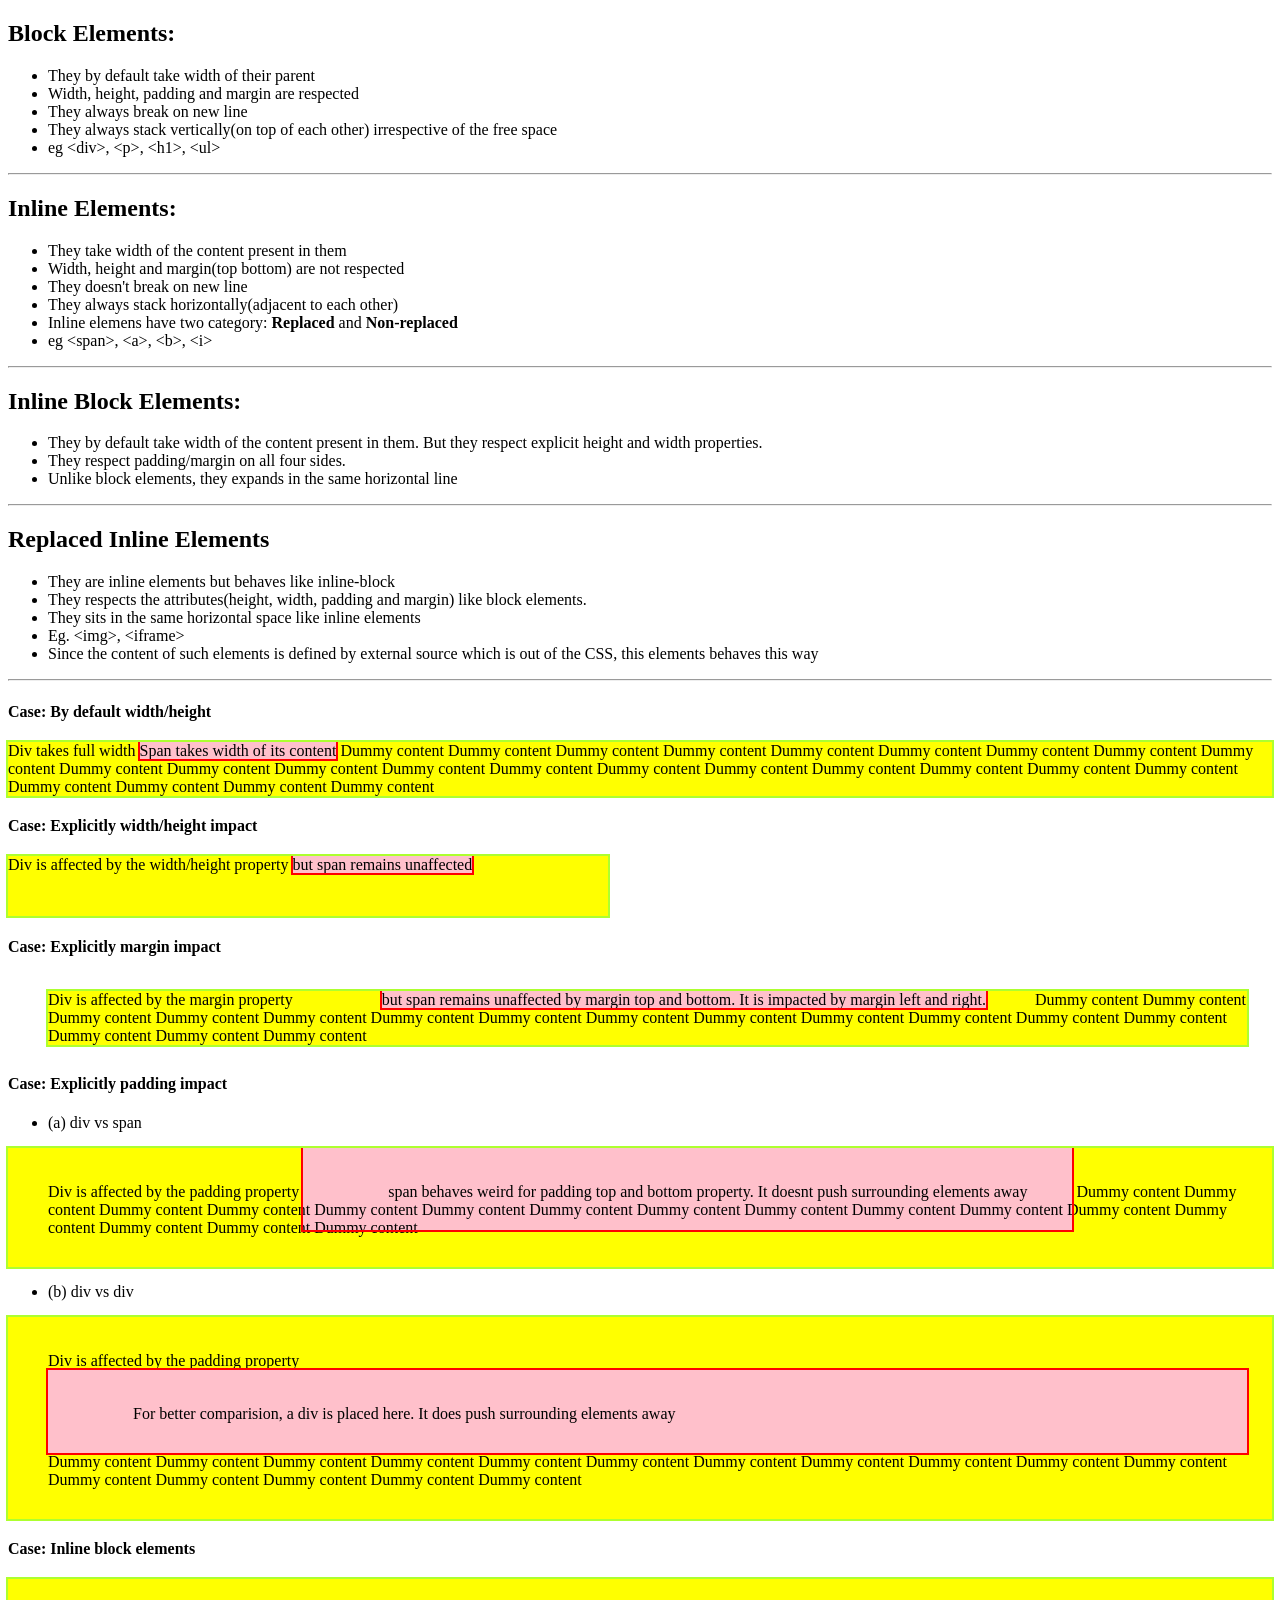
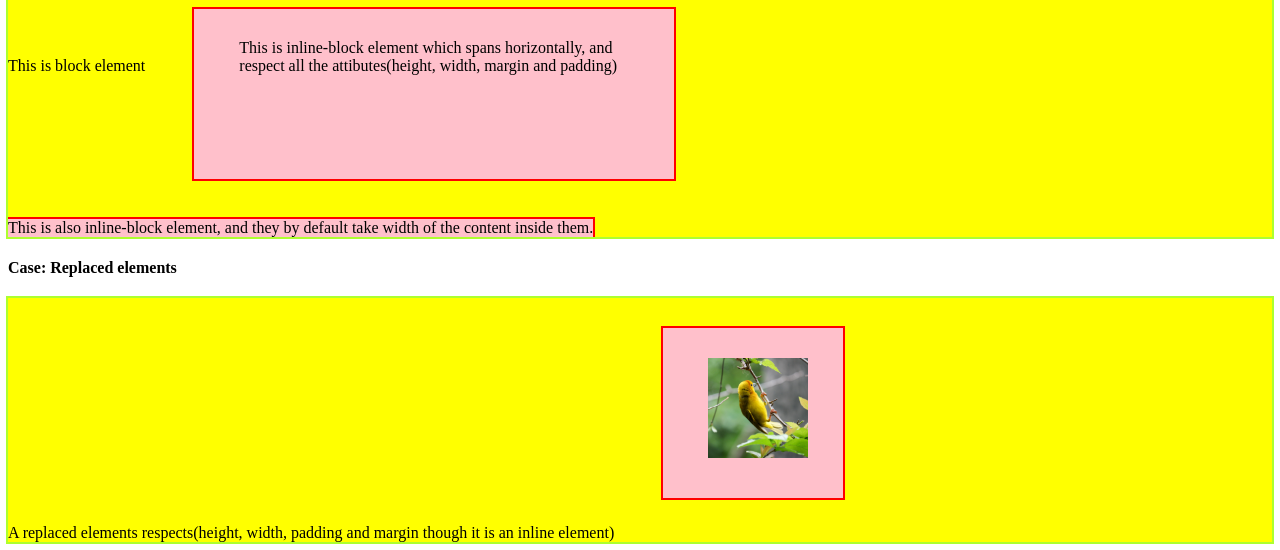
<file: 01_Inline_vs_Block_Element/index.html>
<!DOCTYPE html> <!--this line tells the browser that it is html5 document-->
<html lang="en">

<head>
    <meta charset="UTF-8">
    <meta name="viewport" content="width=device-width, initial-scale=1.0">
    <title>Inline VS Block Element</title>
    <link rel="stylesheet" href="./style.css">
    </link>
</head>

<body>
    <div>
        <h2>Block Elements:</h2>
        <ul>
            <li>They by default take width of their parent</li>
            <li>Width, height, padding and margin are respected</li>
            <li>They always break on new line</li>
            <li>They always stack vertically(on top of each other) irrespective of the free space</li>
            <li>eg &lt;div&gt;, &lt;p&gt;, &lt;h1&gt;, &lt;ul&gt;</li>
        </ul>
    </div>
    <hr>
    <div>
        <h2>Inline Elements:</h2>
        <ul>
            <li>They take width of the content present in them</li>
            <li>Width, height and margin(top bottom) are not respected</li>
            <li>They doesn't break on new line</li>
            <li>They always stack horizontally(adjacent to each other)</li>
            <li>Inline elemens have two category: <b>Replaced</b> and <b>Non-replaced</b> </li>
            <li>eg &lt;span&gt;, &lt;a&gt;, &lt;b&gt;, &lt;i&gt;</li>
        </ul>
    </div>
    <hr>
    <div>
        <h2>Inline Block Elements:</h2>
        <ul>
            <li>They by default take width of the content present in them. But they respect explicit height and width
                properties.</li>
            <li>They respect padding/margin on all four sides.</li>
            <li>Unlike block elements, they expands in the same horizontal line</li>
        </ul>
    </div>
    <hr>
    <div>
        <h2>Replaced Inline Elements</h2>
        <ul>
            <li>They are inline elements but behaves like inline-block</li>
            <li>They respects the attributes(height, width, padding and margin) like block elements.</li>
            <li>They sits in the same horizontal space like inline elements</li>
            <li>Eg. &lt;img&gt;, &lt;iframe&gt;</li>
            <li>Since the content of such elements is defined by external source which is out of the CSS, this elements
                behaves this way</li>
        </ul>
    </div>
    <hr>
    <h4>Case: By default width/height</h4>
    <div class="div-ele">
        Div takes full width <span class="span-ele"> Span takes width of its content</span> Dummy content Dummy
        content Dummy content Dummy content Dummy content Dummy content Dummy content Dummy content Dummy content
        Dummy content Dummy content Dummy content Dummy content Dummy content Dummy content Dummy content Dummy
        content Dummy content Dummy content Dummy content Dummy content Dummy content Dummy content Dummy content
    </div>
    <h4>Case: Explicitly width/height impact</h4>
    <div id="div-ele-width-height" class="div-ele">
        Div is affected by the width/height property <span id="span-ele-width-height" class="span-ele"> but span
            remains unaffected</span>
    </div>
    <h4>Case: Explicitly margin impact</h4>
    <div id="div-ele-margin" class="div-ele">
        Div is affected by the margin property <span id="span-ele-margin" class="span-ele"> but span
            remains unaffected by margin top and bottom. It is impacted by margin left and right.</span> Dummy content
        Dummy
        content Dummy content Dummy content Dummy content Dummy content Dummy content Dummy content Dummy content
        Dummy content Dummy content Dummy content Dummy content Dummy content Dummy content Dummy content
    </div>
    <h4>Case: Explicitly padding impact</h4>
    <ul>
        <li> (a) div vs span</li>
    </ul>
    <div id="div-ele-padding" class="div-ele">
        Div is affected by the padding property <span id="span-ele-padding" class="span-ele"> span
            behaves weird for padding top and bottom property. It doesnt push surrounding elements away</span> Dummy
        content Dummy
        content Dummy content Dummy content Dummy content Dummy content Dummy content Dummy content Dummy content
        Dummy content Dummy content Dummy content Dummy content Dummy content Dummy content Dummy content
    </div>
    <ul>
        <li> (b) div vs div</li>
    </ul>
    <div id="div-ele-padding" class="div-ele">
        Div is affected by the padding property <div id="span-ele-padding" class="span-ele"> For better comparision, a
            div is placed here. It does push surrounding elements away</div> Dummy content Dummy
        content Dummy content Dummy content Dummy content Dummy content Dummy content Dummy content Dummy content
        Dummy content Dummy content Dummy content Dummy content Dummy content Dummy content Dummy content
    </div>
    <h4>Case: Inline block elements</h4>
    <div class="div-ele">This is block element
        <div id="inline-block-ele" class="inline-block-attr">This is inline-block element which spans horizontally, and
            respect all the attibutes(height, width, margin and padding)</div>
        <div id="inline-block-ele">This is also inline-block element, and they by default take width of the content
            inside them.</div>
    </div>
    <h4>Case: Replaced elements</h4>
    <div class="div-ele">
        A replaced elements respects(height, width, padding and margin though it is an inline element)
        <img class="img-ele span-ele" src="./Bird Image.jpeg" alt="Bird Image">
    </div>

</body>

</html>
</file>
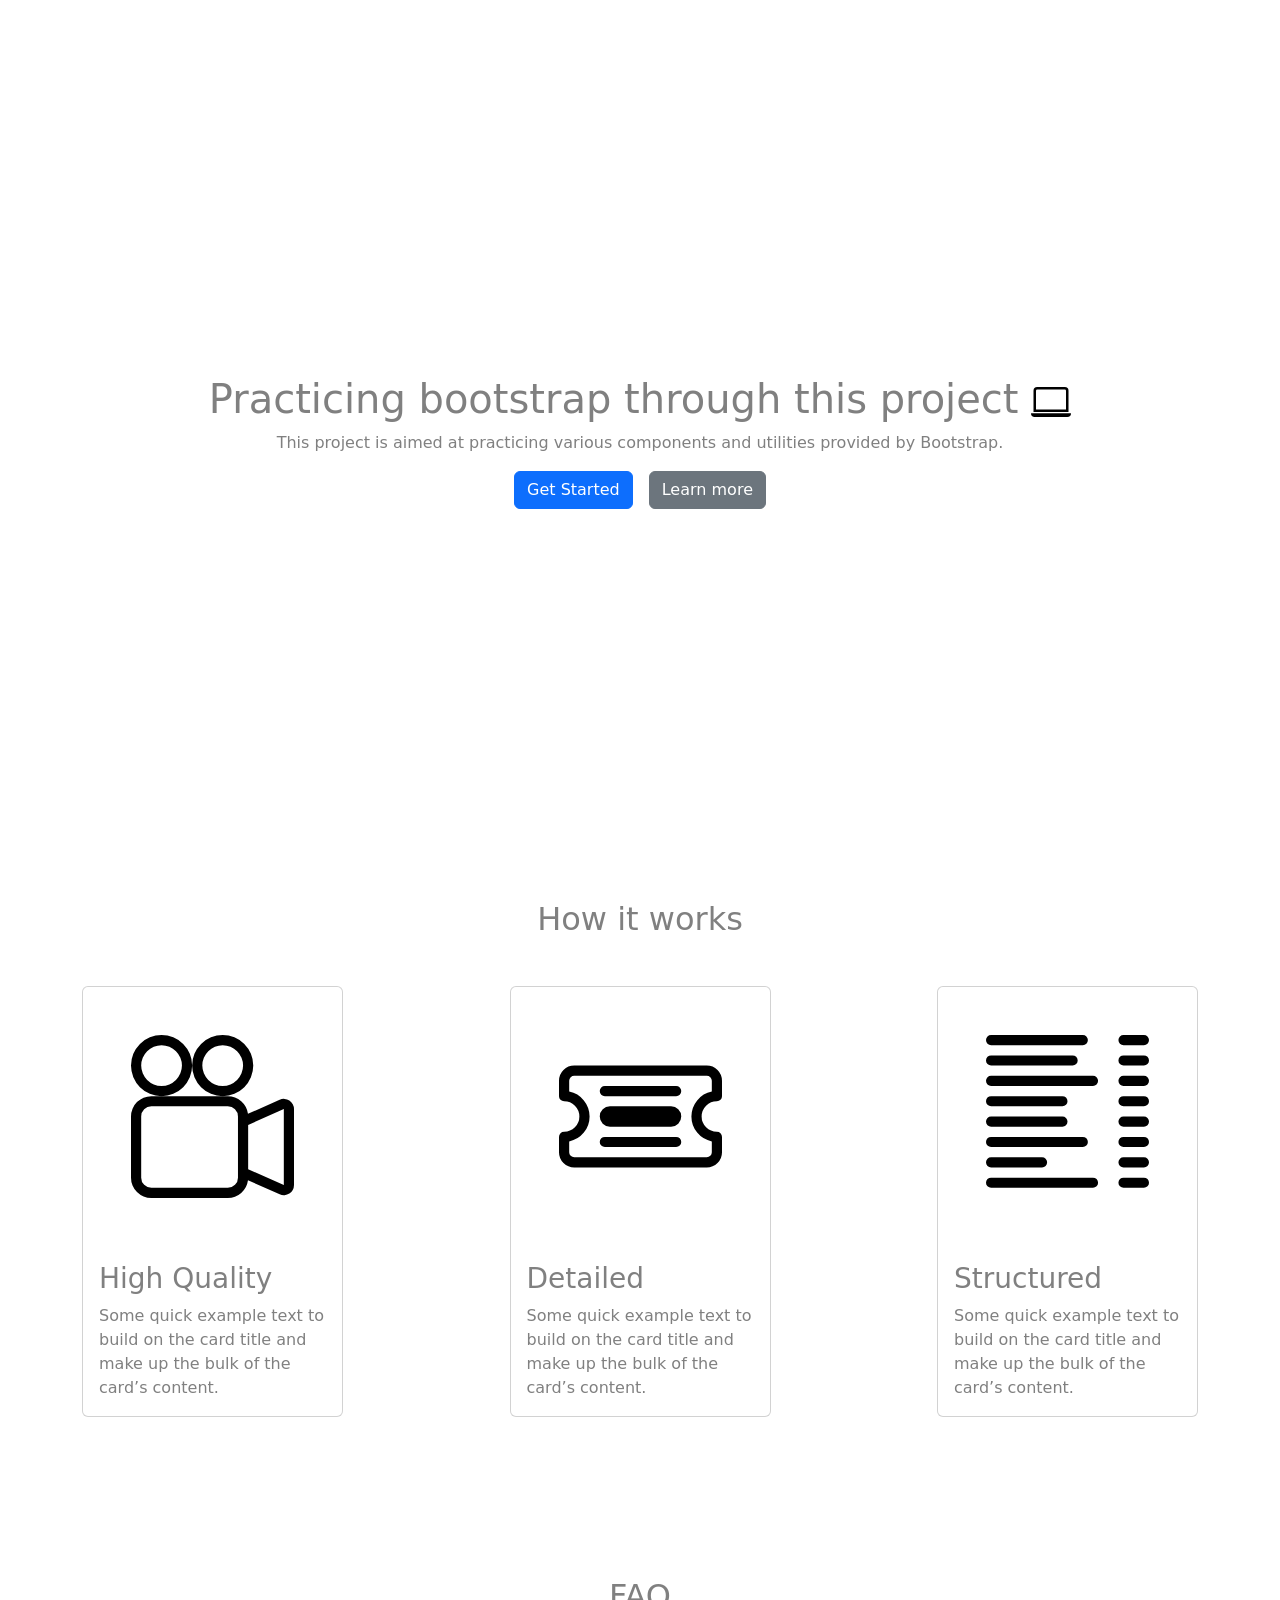
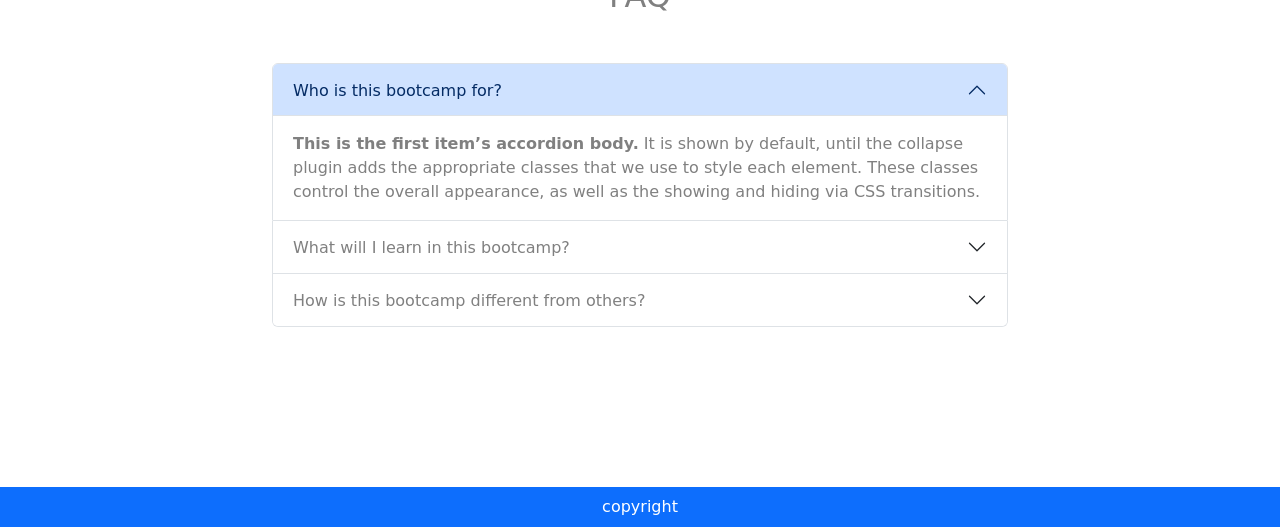
<file: Bootstrap/index.html>
<!DOCTYPE html>
<html lang="en">

<head>
    <meta charset="UTF-8">
    <meta name="viewport" content="width=device-width, initial-scale=1.0">
    <title>Document</title>
    <link href="../bootstrap-5.3.8-dist/css/bootstrap.min.css" rel="stylesheet">
    <!-- <link rel="stylesheet" href="https://cdn.jsdelivr.net/npm/bootstrap-icons@1.13.1/font/bootstrap-icons.min.css"> -->
    <link rel="stylesheet" href="../bootstrap-5.3.8-dist/css/">
    <link rel="stylesheet" href="./app.css">
</head>

<body>
    <header>
        <section class="container vh-100 d-flex flex-column justify-content-center align-items-center">
            <h1 class="text-center">Practicing bootstrap through this project <img class="laptop-icon"
                    src="./images/laptop.svg" alt="Laptop Icon"></h1>
            <p class="text-center">This project is aimed at practicing various components and utilities provided by
                Bootstrap.</p>
            <ul class="list-unstyled d-flex gap-3">
                <li><a class="btn btn-primary" href="">Get Started</a></li>
                <li><a class="btn btn-secondary" href="">Learn more</a></li>
            </ul>
        </section>
    </header>

    <main>
        <section class="container mb-12">
            <h2 class="text-center mb-5">How it works</h2>
            <div class="row justify-content-between">
                <div class="col-12 col-md-4 col-lg-3"> 
                    <!-- Notice this above line -->
                    <div class="card my-5 my-md-0">
                        <img src="./images/camera-reels.svg" class="card-img-top p-5" alt="video">
                        <div class="card-body">
                            <h3>High Quality</h3>
                            <p class="card-text">Some quick example text to build on the card title and make up the
                                bulk of the card’s content.</p>
                        </div>
                    </div>
                </div>
                <div class="col-12 col-md-4 col-lg-3">
                    <div class="card my-5 my-md-0">
                        <img src="./images/ticket-detailed.svg" class="card-img-top p-5" alt="detailed">
                        <div class="card-body">
                            <h3>Detailed</h3>
                            <p class="card-text">Some quick example text to build on the card title and make up the
                                bulk of the card’s content.</p>
                        </div>
                    </div>
                </div>
                <div class="col-12 col-md-4 col-lg-3">
                    <div class="card my-5 my-md-0">
                        <img src="./images/list-columns.svg" class="card-img-top p-5" alt="structured">
                        <div class="card-body">
                            <h3>Structured</h3>
                            <p class="card-text">Some quick example text to build on the card title and make up the
                                bulk of the card’s content.</p>
                        </div>
                    </div>
                </div>
            </div>
        </section>
        <section class="container mb-12">
            <h2 class="text-center mb-5">FAQ</h2>
            <div class="row justify-content-center">
                <div class="col-8">
                    <div class="accordion" id="accordionExample">
                        <div class="accordion-item">
                            <h2 class="accordion-header">
                                <button class="accordion-button" type="button" data-bs-toggle="collapse"
                                    data-bs-target="#collapseOne" aria-expanded="true" aria-controls="collapseOne">
                                    Who is this bootcamp for?
                                </button>
                            </h2>
                            <div id="collapseOne" class="accordion-collapse collapse show"
                                data-bs-parent="#accordionExample">
                                <div class="accordion-body">
                                    <strong>This is the first item’s accordion body.</strong> It is shown by
                                    default, until the collapse plugin adds the appropriate classes that we use to
                                    style each element. These classes control the overall appearance, as well as the
                                    showing and hiding via CSS transitions.
                                </div>
                            </div>
                        </div>
                        <div class="accordion-item">
                            <h2 class="accordion-header">
                                <button class="accordion-button collapsed" type="button" data-bs-toggle="collapse"
                                    data-bs-target="#collapseTwo" aria-expanded="false" aria-controls="collapseTwo">
                                    What will I learn in this bootcamp?
                                </button>
                            </h2>
                            <div id="collapseTwo" class="accordion-collapse collapse"
                                data-bs-parent="#accordionExample">
                                <div class="accordion-body">
                                    <strong>This is the second item’s accordion body.</strong> It is hidden by
                                    default, until the collapse plugin adds the appropriate classes that we use to
                                    style each element. These classes control the overall appearance, as well as the
                                    showing and hiding via CSS transitions.
                                </div>
                            </div>
                        </div>
                        <div class="accordion-item">
                            <h2 class="accordion-header">
                                <button class="accordion-button collapsed" type="button" data-bs-toggle="collapse"
                                    data-bs-target="#collapseThree" aria-expanded="false" aria-controls="collapseThree">
                                    How is this bootcamp different from others?
                                </button>
                            </h2>
                            <div id="collapseThree" class="accordion-collapse collapse"
                                data-bs-parent="#accordionExample">
                                <div class="accordion-body">
                                    This is the third item’s accordion body. It is hidden by
                                    default, until the collapse plugin adds the appropriate classes that we use to
                                    style each element. These classes control the overall appearance, as well as the
                                    showing and hiding via CSS transitions.
                                </div>
                            </div>
                        </div>
                    </div>
                </div>
            </div>
        </section>
    </main>

    <footer class="bg-primary text-white text-center py-2">
        copyright
    </footer>
    <script src="../bootstrap-5.3.8-dist/js/bootstrap.bundle.min.js"></script>
</body>

</html>
</file>
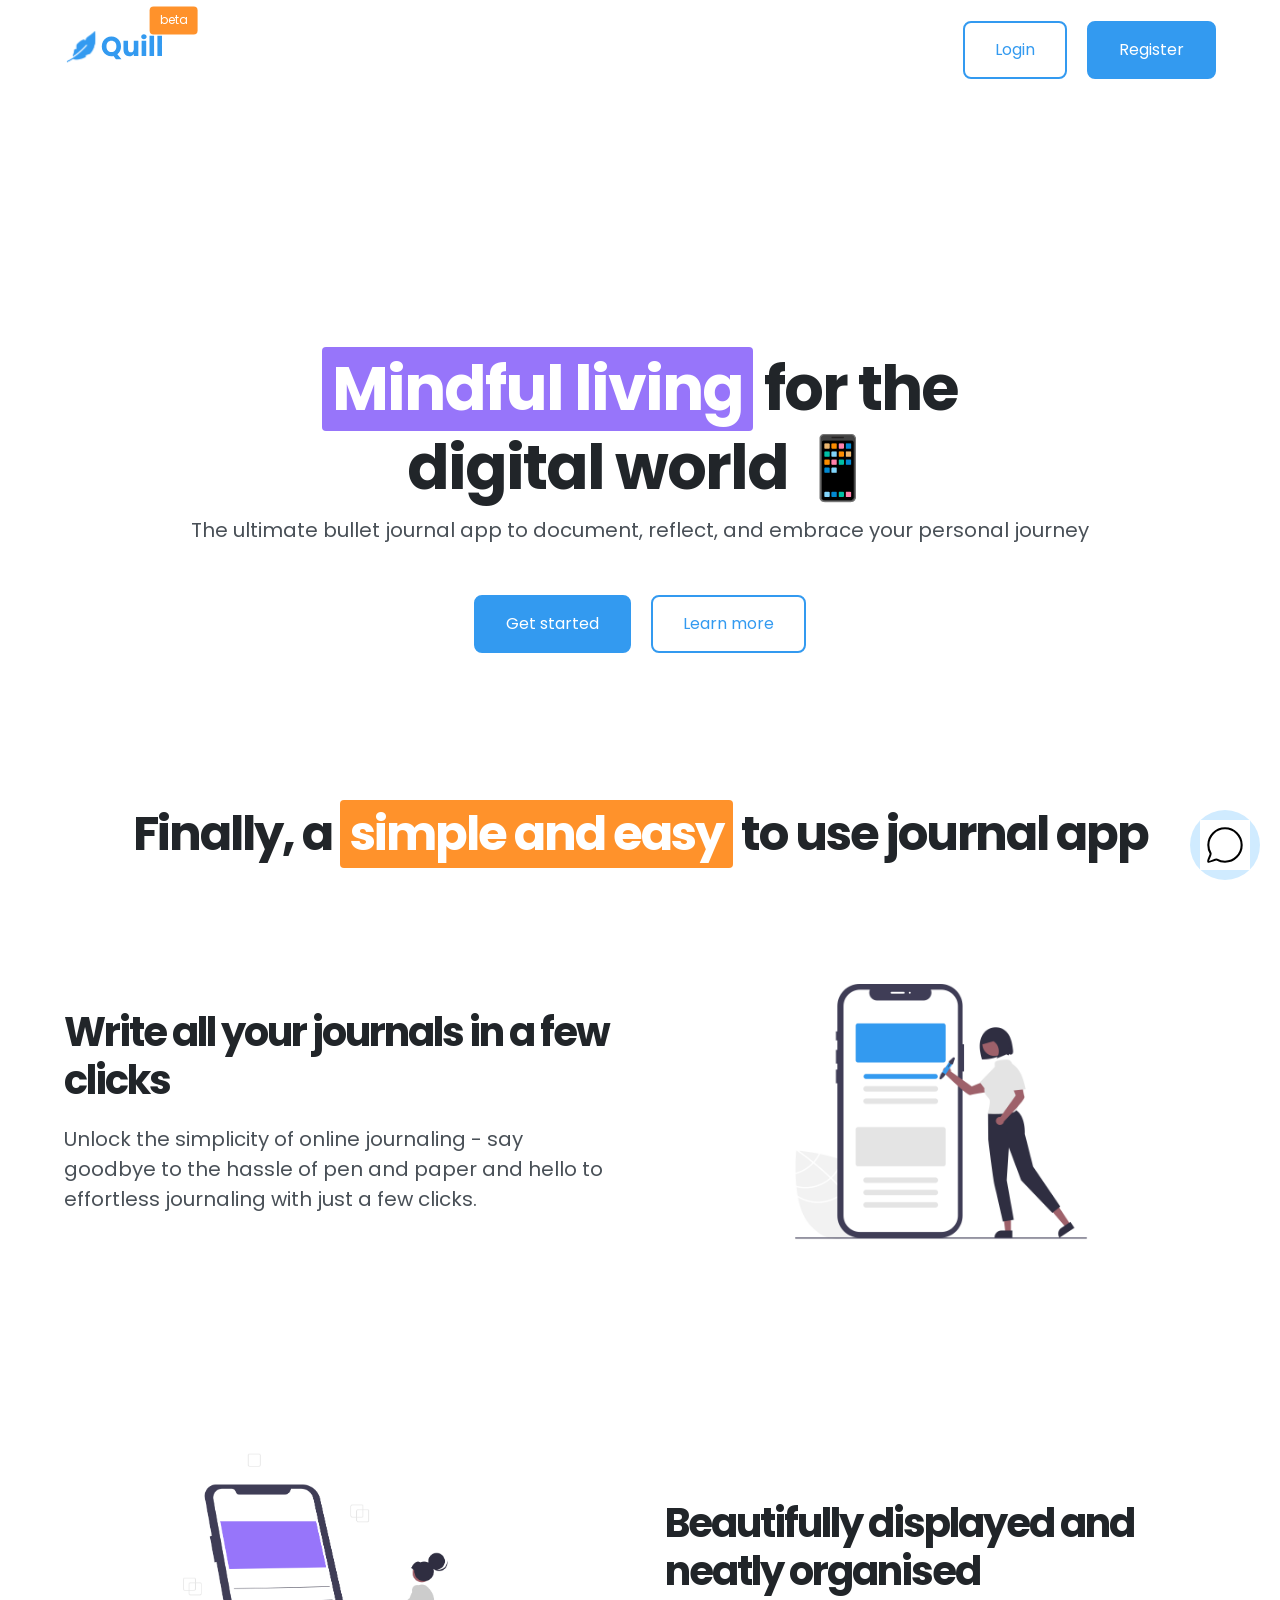
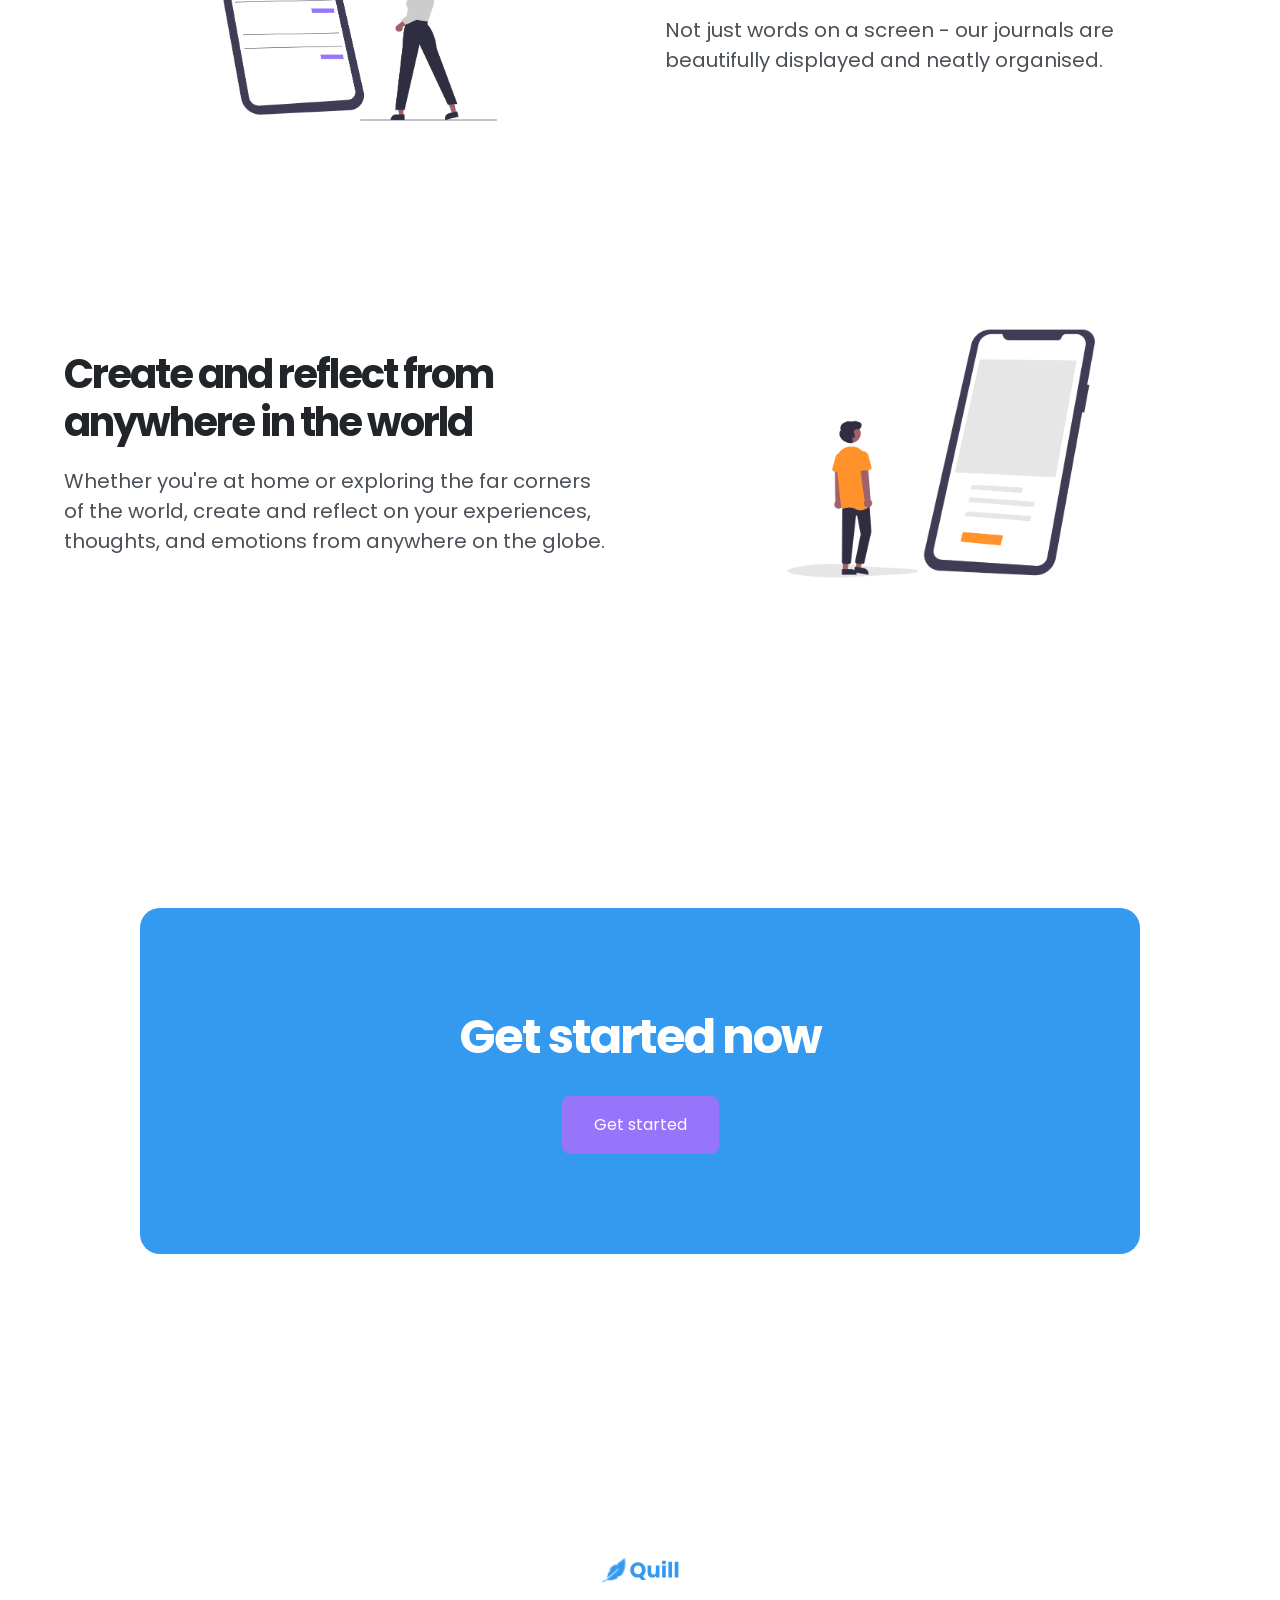
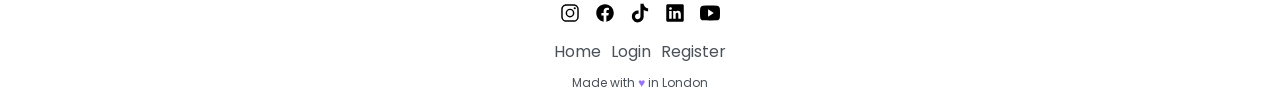
<file: Quill/index.html>
<!DOCTYPE html>
<html lang="en">

<head>
    <meta charset="UTF-8">
    <meta name="viewport" content="width=device-width, initial-scale=1.0">
    <link rel="preconnect" href="https://fonts.googleapis.com">
    <link rel="preconnect" href="https://fonts.gstatic.com" crossorigin>
    <link
        href="https://fonts.googleapis.com/css2?family=Poppins:ital,wght@0,100;0,200;0,300;0,400;0,500;0,600;0,700;0,800;0,900;1,100;1,200;1,300;1,400;1,500;1,600;1,700;1,800;1,900&display=swap"
        rel="stylesheet">
    <link rel="stylesheet" href="app.css">
    <link rel="stylesheet" href="./queries.css">
    </link>
    <title>Quill</title>
</head>

<body>
    <div class="container">
        <header>
            <!-- NAVIGATION -->
            <nav class="navbar">
                <a class="beta" href="index.html"><img class="logo-md" src="images/quill.svg" alt="quill logo"></a>
                <ul class="nav-btn-container">
                    <li><a class="btn btn-primary-outline" href="login.html">Login</a></li>
                    <li><a class="btn btn-primary" href="register.html">Register</a></li>
                </ul>
            </nav>

            <!-- HERO SECTION -->
            <section class="hero-section">
                <h1 class="hero-heading"><span class="highlight highlight-secondary">Mindful living</span> for the <br class="hero-heading-break">
                    digital world 📱</h1>
                <p class="hero-paragraph">The ultimate bullet journal app to document, reflect, and embrace your
                    personal journey</p>
                <ul class="hero-btn-container">
                    <li><a class="btn btn-primary" href="register.html">Get started</a></li>
                    <li><a class="btn btn-primary-outline" href="#features">Learn more</a></li>
                </ul>
            </section>
        </header>

        <main>
            <!-- FEATURES SECTION -->
            <section class="features-section">
                <h2 class="features-main-heading">Finally, a <span class="highlight highlight-tertiary">simple and
                        easy</span> to use journal app</h2>

                <div class="features-grid-container">
                    <div>
                        <h3 class="features-heading">Write all your journals in a few clicks</h3>
                        <p>Unlock the <span class="pop-text">simplicity</span> of online journaling - say goodbye to the
                            hassle of pen and paper and hello to effortless journaling with just a few clicks.</p>
                    </div>
                    <img class="feature-img" src="images/features-1.png" alt="simple online journaling">
                    
                    <div>
                        <h3 class="features-heading">Beautifully displayed and neatly organised</h3>
                        <p>Not just words on a screen - our journals are beautifully displayed and neatly organised.</p>
                    </div>
                    <img class="feature-img feature-img-swap-order" src="images/features-2.png" alt="beautifully displayed journals">

                    <div>
                        <h3 class="features-heading">Create and reflect from anywhere in the world</h3>
                        <p>Whether you're at home or exploring the far corners of the world, create and reflect on your
                            experiences, thoughts, and emotions from anywhere on the globe.</p>
                    </div>
                    <img class="feature-img" src="images/features-3.png" alt="create journals anywhere">
                </div>
            </section>


            <!-- CTA SECTION -->
            <section class="cta-section">
                <div class="cta-card">
                    <h2 class="cta-heading">Get started now</h2>
                    <a class="btn btn-secondary" href="register.html">Get started</a>
                </div>
            </section>
        </main>


        <!-- FOOTER -->
        <footer class="footer">
            <a href="index.html"><img class="logo-sm" src="images/quill.svg" alt="quill logo"></a>
            <ul class="social-icons-container">
                <li><a href="https://www.instagram.com/"><img class="social-icons" src="images/instagram.svg"
                            alt="instagram logo"></a></li>
                <li><a href="https://www.facebook.com/"><img class="social-icons" src="images/facebook.svg"
                            alt="facebook logo"></a></li>
                <li><a href="https://www.tiktok.com/"><img class="social-icons" src="images/tiktok.svg"
                            alt="tiktok logo"></a></li>
                <li><a href="https://www.linkedin.com/"><img class="social-icons" src="images/linkedin.svg"
                            alt="linkedin logo"></a></li>
                <li><a href="https://www.youtube.com/"><img class="social-icons" src="images/youtube.svg"
                            alt="youtube logo"></a></li>
            </ul>
            <ul class="footer-links-container">
                <li><a href="index.html">Home</a></li>
                <li><a href="login.html">Login</a></li>
                <li><a href="register.html">Register</a></li>
            </ul>

            <p class="small-text">Made with <span class="heart-icon">♥︎</span> in London</p>
        </footer>
    </div>

    <!-- z-index usage -->
    <!-- <div class="modal">
        <h2>New year discount!</h2>
        <p>Get 50% off</p>
        <button>Claim now</button>
    </div> -->

    <div class="chat-container">
        <img class="chat-icon" src="./images/chat.svg" alt="chat icon">
    </div>

</body>

</html>
</file>
<file: 01_Inline_vs_Block_Element/style.css>
.div-ele{
    outline: 2px solid greenyellow;
    background-color: yellow;
}

.span-ele{
    outline: 2px solid red;
    background-color: pink;
}

.inline-block-attr{
    width: 400px;
    height: 100px;
    margin: 30px 35px 40px 45px;
    padding: 30px 35px 40px 45px;
}

.img-ele{
    width: 100px;
    margin: 30px 35px 40px 45px;
    padding: 30px 35px 40px 45px;
}

#inline-block-ele{
    outline: 2px solid red;
    display: inline-block;
    background-color: pink;
}

#div-ele-width-height{
    width: 600px;
    height: 60px;
}

#span-ele-width-height{
    width: 200px;
    height: 150px;
}

#div-ele-margin{
    margin: 35px 25px 30px 40px;
}

#span-ele-margin{
    margin: 35px 45px 30px 85px;
}

#div-ele-padding{
    padding: 35px 25px 30px 40px;
}

#span-ele-padding{
    padding: 35px 45px 30px 85px;
}
</file>
<file: Bootstrap/app.css>
/* 7:29:47 */
:root {
    --bs-body-color: grey;
}

.laptop-icon {
    width: 40px;
}

.mb-6 {
    margin-bottom: 64px;
}

.mb-7 {
    margin-bottom: 80px;
}

.mb-8 {
    margin-bottom: 96px;
}

.mb-9 {
    margin-bottom: 112px;
}

.mb-10 {
    margin-bottom: 128px;
}

.mb-11 {
    margin-bottom: 144px;
}

.mb-12 {
    margin-bottom: 160px;
}
</file>
<file: Quill/app.css>
/* 
Youtube -> Future full stack
https://www.youtube.com/watch?v=-G-zic_LS0A  ---> Part 1
https://www.youtube.com/watch?v=1ra4yeyjFFc  ---> Part 2

6:35:37

Use 'OPEN COLORS' for the colors and shades

By default the total width and height of a box will be the sum of the content width and height, padding and border
    - Do not manually set height property of elements(individual/section elements)
    - Do not manually set width property of individual elements(h1 p ul etc) but it can be set on section elements(div section etc)
    - Width and height can be applied to some inline elements(img input select textarea button) but not on all inline elements like span, a, sub, sup 
    - Box Sizing
        - By default Width and height are specified for the content, those values never include the padding or border because the default value for box sizing is set to content-box;
        - 'border-box' is most commonly used value for box-sizing. hence we generally place universal selector with this value i.e. * {box-sizing: border-box} 
        - In 'border-box' the width amd height we define include the padding and border values.
It is generally preferred that if x is vertical padding then 2x is horizontal padding
Use <ul> for the button list and <li> for each button.
    - eg <ul>
        <li><a href="#">Button 1</a></li>
        <li><a href="#">Button 2</a></li>
        </ul>
Use semantic html elements as they are good for SEO
    - eg for hero section use <header><section>...</section></header>

BORDER RADIUS
    - Pills : Fully rounded corners are created from rectangles by setting border radius equal to half the elements height
    - Circle : These are created out of squares i.e.e element having same height and width by setting the border radius as half of the height
    
MARGIN
    - Be consistent, either use margin-bottom or margin-top throught the project.
    - Commonly, margin-top or margin-bottom is the only property we use to create space between elements. Creating space horizontally is preferred to set through gap property.
    - For centering the container, apply margin-left and margin-right to auto. 'auto' itself divides the horizontal space available equally resulting in the centering of container.

DISPLAY
    - permissible values: block/inline/inline-block/flex/grid
    - Each property(height, width, padding, border and margin) works as expected for block elements.
    - For inline elements, width and height cannot be set. Padding and border is applicable but it only pushes content away horizontally. Margin is applied only horizontally
        - REGULAR INLINE ELEMENTS : 
                                    - They do not start on new line
                                    - occupies width of their content
                                    - width and height cannot be set
                                    - padding margin and border do not apply as expected
                                    - a, span sub sup
        - REPLACED INLINE ELEMENTS : Inline Elements where the content is sourced externally and is not part of the html markup.
                                    - They do not start on new line
                                    - occupies width of their content
                                    - width and height can be set
                                    - padding borders adn margin apply as expected
                                    - img , input , select, textarea
                                     
    - For inline-block, they doesn't start on new line and occupies width and hieght as specified. Additionaly, width height margin padding border can be applied.
        - It is common to apply inline-block to inline elements so they flow inline.

MAX-WIDTH
    - It behaves differently depending on the display property of the html element.
    - Block elements:
        - if max-width of element is set to 200px and the browser's width is 1000px, the element will take 200px, but if the browser's width becomes 100px then the element's width will become 100px.
        - it is advised to keep max-width on wrapper/main container
    - Inline elements
        - max-width alone has no impact on inline element
        - combine max-width along with width: 100% to have an impact
    PS: for small icons i.e img tag, we genrally prefer fix width as they are rendered small.

MIN WIDTH
    - same as max-width, It behaves differently depending on the display property of the html element.
    - Block Elements:
        - If the element's min-width is set to 1200px, then either the browser's width is 1800px or 1000px, element's width will remain 1200px in both the cases.
        - Useful formaintaining a section width in a grid layout so it does not become too narrow.
    - Inline Elements:
        - If the element's min-width is set to 200px and the content inside it takes 300px then the element's width will be 300px. But if the content takes 50px then the element's width will be 200px.

MAX HEIGHT
    -  only applies when content exceeds the limit. It is genrally used on MODALS.
    - Block Elements:
        - if the content inside the element is of 500px and the element's max-height is set to 300px, then the content till 300px will fit in and rest of it will overflow with element's height as 300px. 
          Where as if the max-height of element is set to 1000px then the content will not overflow and element's height will remain 500px.
    PS: FIxed height is preferred for nav bar.

OVERFLOW
    - permissible values: visible/hidden/scroll/auto
        - visible: overflow content will be visible. By default overflow is set to visible
        - hidden: the overflow content will be cut off.
        - scroll: scrollbar is present even if the content is not overflowing
        - auto: scrollbar only when necessary i.e. when the content is overflowing

MIN-HEIGHT
    - Block Elements
        - If the content height is 500px and the element's min-height is set to 1000px then the element's height will be 1000px.
          But if the min-height is set to 400px then the element's height will be 500px.
        
CSS UNITS:
    - Relative units are essential for responsive webpages
    - Absolute Units
        - e.g px(used in border radius, border, letter spacing, logo and icons, max-width, shadows) pt in cm mm
        - px is generally used where the value is small i.e. 5-10px so that they do not have much impact when the screen size changes
    - Relative Units
        - elements scale proportionally based on 'parent container'(percentages) size or 'scalable reference points'(rems).
        - e.g % em rem vh vw
        - used in containers(main div), box model properties(padding margin) and font size
        - % unit
            - Relative to parent: used in width, height, margin, padding 
            - Relative to element: used in line height
            - % are used in conjuction with max-width on main containers so that the webpage is fully responsive
            - % are used in conjuction with max-width on standalone images so that the webpage is fully responsive
            - It is common to set images inside a grid or flex container to 100% so it fills the cell and adapts responsively
            - There are cases when you want to set a button width to 100% so it fills its container and adapts responsively
            - % are used for fully rounded corners(pills: border-radius) as pixels require manual calculation
        - rems (IMPORTANT)
            - relative to the root elements(<html> tag) font size(which is 16px) and are the key ingredient for creating responsive webpages
            - i.e. 2rems = 2 x 16px = 32px
            - used for font-size, padding, margin
            - WE SET HTML {FONT-SIZE: 62.5%} for 10px
        - ems (not so important)
            - it is more context specific(closer) compared to rems. As rems depends upon root element but ems depend upon the immediate parent
            - Typography
                - relative to the font size of the parent
                - font-size, line-height, letter-spacing
                - eg <div class="feature-parent"><div class="feature-child"></div></div>, feature-parent {font-size: 13px} feature-child{font-size: 2em} ----> 2em = 2 x 13px = 26px
            - Other properties
                - relative to the font-size of the element itself
                - width height margin padding
                - <body><a href="google.com">Click Me</a></body>, a {font-size: 50px; padding: 0.4em 0.8em; border-radius: 0.4em; display: inline-block}
                - it provide a higher level of precision for styling smaller components as sizing is based on font-size of the element itself.
        - vh(view height) and vw(view width) - (not important)
            - they are a percentage of the browsers visible window
            - vh can be used on hero sections in conjuction with min-height so content is always above the fold
            - vw can be useful for creating responsive text when it is a main standalone element and not confined within a container

CSS Variables
    - how to define   -->   --primary: #339af0; where primary is variable name prefixed with --
    - how to consume  -->   background-color: var(--primary);
    - they are st in root pseudo class 
        - a special pseudo class selector that matches the root element in a documents hierarchy
        - eg. :root {--primary: #339af0}

CSS Calculation
    - perform dynamic calculations while setting values
    - eg. calc((100%/3) - 50px)

FLEX BOX
    - has two main components: flex container(parent) and flex items(child)
    - 'display: flex' is declared on flex container(parent). other values are block, inline, inline-block and grid
    - when display: flex is applied on parent(flex container), dont think of its childer as block or inline elements, consider them as flex items to which box properties can be applied whether they are <a>(inline element) or <div>(block element)
    - no flexbox vs flexbox
        - in no flexbox: display: block is declared on child elements
        - in flexbox: display: flex is applied on parent container and subsequent child elements are stacked in a row.
        - main axis -> x axis(left to right), cross axis -> y axis(top to bottom)

    - FLEX DIRECTION
        - controls orientation of the main axis
        - it is defined on flex container(parent)
        - permissible values: row(default value), row-reverse, column, column-reverse
            - row -> left to right (main axis -> x axis, cross axis -> y axis(top to bottom))
            - row-reverse -> right to left (main axis -> x axis, cross axis -> y axis(top to bottom))
            - column -> top to bottom (main axis -> y axis(top to bottom), cross axis -> x axis(left to right))
            - column-reverse -> bottom to top (main axis -> y axis(bottom to top), cross axis -> x axis(left to right))
            
    - JUSTIFY CONTENT
        - sets how flex items are positioned along the main axis
        - set on 'flex container'
        - permissible values: flex-start(default), flex-end, center, space-between,space-around, space-evenly
        - often used to align and space navigation bars
        - NOTE: if flex direction: column then the height of flex container(in case of 'general block container) is determined by the maximun of heights of flex items and the main axis also changes to top-bottom, here if we set justify-content then there will no impact as the there is no space in the height along the main axis,
          but if flex direction: column then the height of flex container(in case of 'set height container') is set(is determined by the sum of heights of flex items) and the main axis also changes to top-bottom, here if we set justify-content then there will be impact as the there can be space in the height along the main axis

    - ALIGN ITEMS
        - sets how flex items are positioned along the cross axis
        - it is set on flex container
        - permissible values: stretch(default), flex-start, flex-end, baseline, center
        - If the flex container has align-items: stretch and the flex items have fixed height width then align-items: stretch will have no impact.
        - commonly used on navigation menus and footers, positioning items inside a component in a flex box

    - GAP
        - sets uniform spacing between flex items on the main axis
        - set on flex container 
        - one can use margin to achieve the same, but it is genrally used when you want different spacing values between flex items

    - NESTED FLEX BOX
        - A flex item within a flex container can also function as a flex container itself, allowing for multi-level flex layouts

    - Flex Item properties(These are applied on flex items)
        - flexbox has properties that control the behaviour and positioning of flex items which are listed below:
        - FLEX-GROW
            - determines how flex-items expand to fill extra space in a container based on a set of proportions.
            - 0 is the default value.
            - consider the parent container is 1000px width and has 4 flex items each of 100px then the available space is 600px, consider the flex-grow values as 1, 2, 0 and 0 for flex item1, flex item2, flex item3 and flex item4 respectively. so the denominator is 1 + 2 + 0 + 0 = 3, so flex item1 will take (1/3) * 600px = 200px available space which makes its total width as 100px + 200px = 300px; Similarly for flex item2 it is (2/3) * 600px = 400px which makes its total width as 100px + 400px = 500px; So now the width of flex item1, flex item2, flex item3 and flex item4 as 300px, 500px, 100px and 100px respectively. 
        - FLEX-BASIS
        - FLEX-SHRINK
            - determines how flex items shrink relative to others in a container where there isn't enough space i.e. opposite of flex grow
            - default value is 1. Consider we have 1000px as the width of flex container and 4 flex items each with the width of 300px. All the 4 flex items will sum upto 1200px which is greater than the width of flex container, but the flex items will not overflow and will be forced to fit in the container which will make their width to be 250px(100px/4). In case of overflow all the flex items shrinked in the same proportion because of the default value 1. If the flex-shrink would have been set to 0 then the flex items would have been overflowed
            - for above example, if the flex shrink values are 2, 6, 1 and 1 for flex item 1, 2, 3 and 4 respectively, then overflow space = 1000px - 1200px = 200 px; for flex item 1 (2/(2 + 6 + 1 + 1)) * 200px = (2/10) * 200px = 40px, which will result in width of 300px - 40px = 260px; Similarly for flex item 2 (6/(2 + 6 + 1 + 1)) * 200px = (6/10) * 200px = 120px which will result in width of 300px - 120px = 180px, Similarly for flex item 3 (1/(2 + 6 + 1 + 1)) * 200px = (1/10) * 200px = 20px which will result in width of 300px - 20px = 280px which will the same for flex item 4. SO now the width will be 260px, 180px, 280px and 280px for flex item 1, 2, 3 and 4.
            - FLEX-WRAP
                - pushes flex items onto multiple lines instead of being forced to fit on a single line when they exceed the container
                - this property is set on flex-container and can only be used when flex items exceeds the width of flex container
                - permissible values: wrap(default value), no wrap, wrap reverse
                - works differently when flex container has no height vs set height
                    - Case: when flex container has no height(also known as General Block container)
                        - the flex item will be wrapped on the immediate next line/row. There will not be extra height space for flex container, it just expands as much as the wrapped flex items needs to be.
                    - Case: when flex container has set height
                        - the flex container height will be divided into two equal rows, the wrapped flex item will be placed from the start of the next row
                - ALIGN CONTENT
                    - controls the alignment of flex items along the cross axis when there are multiple rows of flex items
                    - this is set on flex container and can only be used if we set 'flex wrap' property
                    - permissible values: stretch(default value), flex start, flex end, center, space between and space around
                - wrapping is useful for simple linear layout when elements need to wrap onto multiple lines. But instead of using flex-wrap we prefer to use grid layout.
        - ALIGN-SELF
            - sets individual flex items alignment by overriding the flex containers default align items value
            - permissible values: auto(default value -> this allows the item to inherit the align-items value of the parent container), stretch, flex-start, flex-end, center and baseline
        - ORDER
            - changes the visual order of flex items independent of their order in the html markup
            - 0 is the deafult value
            - consider we have 4 flex items and we set 4, 0, -1, 0 as the order of flex item 1, 2, 3 and 4 respectively, then the order in which they will appear is flex item 3, 2, 4 and 1 i.e. increasing order of their 'order' values

GRID
    - It is a two-dimensional layout model making it simple to arrange items in rows and columns
    - has two main components: grid container(analogous to flex container) and grid items(analogous to flex items)
    - has two axis: column axis(vertical axis) and row axis(horizontal axis). Direction of these axis cannot be changed unlike in flex box where we can change direction through 'flex-direction' property
    - grid has grid lines and grid cells
    - NOTE: Grid items are not of same size as grid cells.
    - grid lines define grid track which is fancy word for the rows and columns
    - grid tracks that are rows may have space between them which is called horizontal gap where as grid tracks that are columns may have space between them which is called vertical gap.
    - to enable grid layout, we set 'display: grid' on the parent container.
        - the permissible values for 'display' are block, inline, inline-block, flex and grid
        - by default all the grid items appear in a single column
    - GRID TEMPLATE COLUMNS
        - defines the number of columns and their width in a grid layout e.g grid-template-columns: 100px 200px 150px; (3 columns with width 100px, 200px and 150px respectively)
        - By default, all the grid items are placed in single column and height of grid container is sum of grid items's height.
        - it is set on 'grid container'
        - FRACTIONAL UNIT
            - eg. grid-template-columns: 1fr 3fr 4fr
            - consider we have 1000px a stotal width of grid container then we have defined three columns, first column with width = (1/(1 + 3 + 4)) * 1000px = 125px, second column with width = (3/(1 + 3 + 4)) * 1000px = 375px and third column with width = (4/(1 + 3 + 4)) * 1000px = 500px
        - columns are often set with fr units and the width of grid container is usually not set but extends width of the page
        - the height of the grid container is not usually set but defined by the sum of the height of the grid items
    - GRID TEMPLATE ROWS
        - sets the number of rows and height of each
        - e.g. grid-template-rows: 50px 100px 200px 300px defines 4 rows of these height
        - FRACTIONAL UNIT
            - depends if the height is set or not set on grid container
            - if height is set on grid container, fr units proportionally distribute space to the grid items
            - if no height is set on a grid container, fr units use the height of the grid items to set height and space on the grid container. For e.g. check summary cards
        - this property is not generally used as we define columns and rows are automatically created based on the number of grid items and the number of columns defined. The height of each row is determined by the tallest grid item in that row.
    - REPEAT FUNCTION
         - used to repeat rows or column dimensions when they are recurring
         - e.g. grid-template-columns: repeat(3, 100px); (creates 3 columns of 100px each)
    - GRID GAP
        - by default, grid items are placed next to each other with no spacing between them
        - used to create space between grid cells and not grid items
        - it is set of grid container
        - ROW-GAP and COLUMN-GAP are used to create space between grid rows and grid columns respectively
        - if you have set width/height on grid container and set row-gap/column-gap then the grid items will reduce in width/height to accomodate the gap space. If it is not set then the grid container will expand
        - shorthand for grid-gap is gap property which can be used to set both row-gap and column-gap in one line e.g. gap: 20px 30px; (20px is row-gap and 30px is column-gap)
    - GRID CELL ALIGNMENT
        - grid items can be aligned inside grid cells if there is space available.
        - JUSTIFY ITEMS
            - aligns grid items inside a grid cell along the row axis
            - permissible values: start, end, center, stretch(default value)
            - it is set on grid container
        - ALIGN ITEMS
            - aligns grid items inside a grid cell along the column axis
            - permissible values: start, end, center, stretch(default value)
            - it is set on grid container
        - it is common to use grid alignment properties when one grid item is larger than another
        - it is common to use grid and flexbox in parallel to achieve more precise control of layout
    - GRID ALIGNMENT(Not commmonly used)
        - entire grid tracks can be aligned and distributed when there is extra space in the grid container
        - JUSTIFY CONTENT
            - aligns entire grid columns along the row axis
            - permissible values: start(default value), end, center, space-between, space-around, space-evenly
            - it is set on grid container
        - ALIGN CONTENT
            - aligns entire grid rows along the column axis
            - permissible values: start(default value), end, center, space-between, space-around, space-evenly
            - it is set on grid container
    - NOTE: ALIGN ITEMS, JUSTIFY CONTENT and ALIGN CONTENT were also observed while reading flex box. 
    - PLACING GRID ITEMS
        - grid items are automatically placed in a grid based on the order they appear in the html.
        - it is set on grid item
        - GRID-ROW
            - e.g. grid-row: 1/3; (grid item will start from row line 1 and end at row line 3)
        - GRID-COLUMN
            - e.g. grid-column: 2/4; (grid item will start from column line 2 and end at column line 4)
        - it is used to achieve specific layouts i.e. when we have alternate layout as we have in Quill project
    - SPANNING GRID CELLS (Check slide for better clarity)
        - 'grid-row' and 'grid-column' can be used to have grid items span multiple rows or columns
        - two syntax can be used:
            - eg. grid-column: 1/4; (grid item will start from column line 1 and end at column line 4 occupying 3 columns and 1 row)
            - eg. grid-row: 1 / span 2; (grid item will start from row line 1 and span 2 rows occupying 2 rows and 1 column)
        - can be used to create visually interesting designs
    - ALIGNING GRID ITEMS (NOT SO IMPORTANT)
        - grid cell alignment can be overridden for individual items
        - e.g. consider we have grid container with 6 grid items with 3 columns and 2 grids. On grid container we set {justify-items: center; align-items: center} which will make all the grid items center along the row axis and column axis. But if set {justify-self: end ---> row axis; align-self: start ---> column axis} on grid item 2, then it will be placed on top right corner of its respective grid cell.
        - it is applied on grid item

GRID vs FLEX BOX
    - Flex box
        - used for one-dimensional layouts(row or column) i.e. smaller UI
        - e.g. navigation bar, footer, components(buttons, callouts, inside cards), hero sections, forms
    - Grid
        - used for two-dimensional layouts(rows and columns) i.e. larger UI
        - e.g. features section, cards

RESPONSIVE DESIGN
    - Three pillars of responsive design:
        - Relative units
        - Fluid layouts
        - Media queries
    - MEDIA QUERIES
        - It is always good practice if we put media queries in a separate css file.
        - Syntax: @media (max-width: 500px) { 
                h2 : {
                    font-size: 3rem;
                }
              }
              It says: if the browser width is less than or equal to 500px then set the font size of h2 to 3rem
        - Consider we have below css
                @media (max-width: 1000px) {
                    h2 {
                        font-size: 3rem;
                    }
                }
                
                @media (max-width: 700px) {
                    h2 {
                        font-size: 2rem;
                    }
                }

                @media (max-width: 500px) {
                    h2 {
                        font-size: 1rem;
                    }
                }
                
                then if the browser has 300px as its width, then which css has to be applied from above as 300 < 500, 300 < 700 and 300 < 1000 too. We follow CSS cascade which means when we have conflicting styles then the last rule wins. Hence while defining media queries we define them in decreasing order of screen width
            - but defining media queries for each and every element for each max-width is not good practice. Hence % are lot more used. we prefer to set units like rem and %
                e.g @media (max-width: 62.5rem) { ------> here 1rem = 16px because it is based on default browser font size, so 62.5rem = 62.5 * 16px = 1000px and not 62.5 * 10px = 625px
                        html {
                            font-size: 50%;
                        }

                    }
                    
                    @media (max-width: 43.75rem) { ------> here 1rem = 16px because it is based on default browser font size, so 43.75rem = 43.75 * 16px = 700px and not 43.75 * 10px = 437.5px
                        html {
                            font-size: 40%;
                        }
                    }

                    @media (max-width: 31.25rem) { ------> here 1rem = 16px because it is based on default browser font size, so 31.25rem = 31.25 * 16px = 500px and not 31.25 * 10px = 312.5px
                        html {
                            font-size: 30%;
                        }
                    }
                    - now all the properties that are defined in rem will rezise automatically based on the font-size of html tag. Hence we do not need to define media queries for each and every element.
                    - case: if we define like below css(check the calculations, it is very tricky)
                       @media (max-width: 31.25rem) { ------> here 1rem = 16px because it is based on default browser font size, so 31.25rem = 31.25 * 16px = 500px and not 31.25 * 10px = 312.5px
                            html {
                                font-size: 30%; ------> 30% of 16px = 4.8px, hence 1rem = 4.8px
                            }
                            a {
                                font-size: 1.2rem; -------> 1.2rem = 1.2 * 4.8px = 5.76px
                            }
                       }
                       such css is extremely difficult as it requires a lot of mental math.

            - it is advised to use rem values inside the max-width of media queries instead of px.
    - Relative units
        - % 
            - used for containers(main div) and images
        - rems
            - used for margin and text(font-size, line-height, letter-spacing)
            - the rem value inside a media query condition is always based on the default browser font size(16px)
                - consider we have css
                    html {
                        font-size: 62.5%; -------> 1rem = 10px
                    }
                    
                    h1 {
                        font-size: 4rem; -------> 4rem = 4 * 10px = 40px
                    }

                    @media (max-width: 31.25rem) { ------> here 1rem still = 16px because it is based on default browser font size, so 31.25rem = 31.25 * 16px = 500px and not 31.25 * 10px = 312.5px
                        ...
                    }
                    
                    so inside media query if you wanted to set max-width as 1200px then 1200px/16px = 75rem. Note that we divided by 16px and not 10px because the rem value inside a media query condition is always based on the default browser font size(16px)
                - rems inside media queries
                    - 
    - Fluid Layout
        - when on bigger screens the grid is 4 x 2 but on small devices we want it to be 2 x 4.
            @media (max-width: 62.5rem) {
                .grid-container {
                    grid-template-columns: repeat(2, 1fr);
                }
            }
    - Breakpoints
        - a specific screen width where a webpage's layout changes
        - knowing he ranges of common device screen sizes is helpful in thinking about breakpoints
        - Phone portrait(xs) ---- 576px ---- Phone Landscape(sm) ---- 768px ---- Tablets(md) ---- 1024px ---- Small laptops(lg) ---- 1280px ---- Large Laptops(xl) ---- 1536px ---- Large Screens(2xl)
    - CSS and Physical pixels
        - A single point of light on a digital display
        - Physical pixels 
            - it doesnt have a fixed length and varies between screens. Hence if we define some html element with width: 100px, then it will be rendered differently on different screens. Hence there is concept of CSS pixels.
        - PPI = pixels per inch.
        - CSS Pixels 
            - it has a fixed length i.e. 1/96 inches. When we define css pixels in our css files, the broswer it converts to the respective physical pixels based on the screen's PPI. Hence if we define some html element with width: 100px, then it will be rendered same on different screens.
        - Pixels in dev tools vs devices
            - dev tools -> CSS Pixel
            - Device -> Physical pixels

POSITIONING (SRAFS)
    - Normal flow;
        - Elements occupy their own designated 'slot' on he page which allows them to be surrounded by other elements.
        - For better understanding of 'positioning' consider any element with two things: its 'slot' and the element itself.
    - it determines how an element is positioned on the page
    - permissible values: static(default), relative, absolute, fixed and sticky
    - OFFSET
        - offset properties are used to shift the element from its reference point
        - to work with offset properties, we need to set position property to anything except 'static'
        - offset properties: top, right, bottom, left
        - to get the intuition of property, consider below sentence
            - eg. top: 20px and read it like 'shift <20px> away from the <top> edge of the reference point', you can do the same with bottom, left and right properties
    - STATIC POSITIONING
        - when elements follow 'normal flow' i.e.e block elements will stack on top of each other
    - RELATIVE POSITIONING
        - the element follows the normal document flow but can be offset relative to itself
        - let say we have three box elements stacked on top of each other as
            -----------
            |    BOX 1 |
            -----------------
            |      BOX 2    |
            -----------------
            |    BOX 3    |
            --------------
            let say we set position:relative on 'Box 2' then the other elements(Box 1 and Box 3) remain in position as the slot of the relatively positioned element remains present.
            Consider this as we have two layers now, first layer has: Box 1, slot of Box 2 and Box 3(since slot of Box 2 is present above statement can be understood); Second layer has: Box 2 which now can be moved in this layer  with 'offset' properties
            -----------
            |    BOX 1 |
            -----------------                                     -----------------
            | SLOT OF BOX 2  |                                    |      BOX 2    |
            -----------------                                     -----------------
            |    BOX 3    |
            --------------
              Layer 1                                                Layer 2
        - offset propertie:
            - the reference point is the element's original position in the normal flow

                        |
                        |
                        |                                       The extended lines represent the axis and '*' represents the reference point of the element
                        | -----------
                        |    BOX 1 |
        ----------------*-----------------------------                                  
                        | SLOT OF BOX 2  |                                  
                        -----------------                                    
                        |    BOX 3    |
                        --------------
                        |
                        |
                        |
                        |
                        |
                    Layer 1
            - if we dont apply any offset properties then the element will remain in its original position
            - let say we apply top:20px on box 2
            -----------
            |    BOX 1 |
            |          |

            -------------------                             
            | SLOT OF BOX 2    | 
            |                  |   
            --------------     |                                                            
            |    BOX 3    |    |
            --------------------  
            |             |
            --------------
              Layer 1        
            - check the slides/video for this again
    - ABSOLUTE POSITIONING
        - the element is removed from the normal document flow including its slot
             -----------
            |    BOX 1 |
            -----------------
            |      BOX 2    |
            -----------------
            |    BOX 3    |
            --------------
            Let say we set position: absolute on 'box 2' then the slot of 'box 2' is also removed and the other elements will shift accordingly. 'box 2' is now in new layer and can be moved using offset properties
            -----------
            |    BOX 1 |
            ---------------                                    ---------------------
            |    BOX 3    |                                    |      BOX 2         |
            ---------------                                    ---------------------
                Layer 1                                                Layer 2
        - offset properties:
            - the reference point is the root html element i.e. here it is mentioned by top edge, bottom edge, left edge and right edge of html element. Consider we apply top: 40px and left as 50px
                --------------------------  Top edge  ---------------------------------------------
                |                                                       <html>                    |
                |                                                                                 |
                |       -----------------------------------------------------------------         |
                |       |   BOX 1  |                                 <parent div>       |         |
                |       -----------------------                                         |         |
                |       |             BOX 2    |                                        |         |
                |       --------------         |                                        |         |
                |       |             |        |                                        |         |
                |       ------------------------                                        |         |
                |       |     BOX 3   |                                                 |
                        ---------------                                                 |         
                l       |                                                               |         r
                e       |                                                               |         i
                f       |                                                               |         g
                t       |                                                               |         h
                        |                                                               |         t
                e       |                                                               |         
                d       |                                                               |         e
                g       |                                                               |         d
                e       |                                                               |         g
                        |                                                               |         e
                |       |                                                               |         
                |       |                                                               |         |
                |       |                                                               |         |
                |       -----------------------------------------------------------------         |
                |                                                                                 |
                ----------------------    Bottom edge   -------------------------------------------
            - if no offset properties are applied then the element will be positioned at its original position in its own layer i.e. layer 2
            - the reference point can actually change! More commonly, the reference point is set by the nearest ancestor with a non static position(if any is present otherwise it is root(html) element)
                e.g. if set position: relative on <parent div>, then the reference point will now be the edges of <aprent div> because it is the closest/nearest element to 'box 2' that has non-static position
    - FIXED POSITIONING
        - kind of special case of absolute positioning
        - absolute positioning, but the element remains fixed relative to the viewport(browser) and is unaffected by scrolling. So it is the case of absolute positioning which is fixed to viewport.
        - Alter: the element is removed from the normal document flow(including its slot) and is positioned relative to the viewport, which means it always stays in the same place even if the page is scrolled.

    - STICKY POSITIONING
        - kind of special case of absolute positioning
        - the element is in normal document flow until a certain scroll point(it is referenced to viewport) when it then becomes fixed so it is fixed positioning which needs activation by hitting a certain scroll point.
        - e.g in above case of fixed positioning, if we set position: sticky and top: 100px on 'box 2' then it will be in normal document flow until the top edge of 'box 2' is away 100px from the top edge of the viewport(browser) and then it will become fixed to the top edge of the viewport(browser).
    - absolute positioning is more commonly used than relative because it removes elements from the document flow. This is preferred because the solt is removed so no unexpected gaps in layout.
    - absolute positioning should be used as a last resort for very specific cases as it makes responsive design more challenging.
    - fixed positioning is used for elements that need to be absolute positioned but also need to remain visible when the user scrolls. e.g floating icon like of chatbot
    - sticky positioning is ideal for navbars, as they stay at the top in normal flow and then become fixed when the user scrolls.

Z INDEX
    - default behaviour : most web layouts have elements in the same 2D plane(which has z-index: 0) and do not overlap. But elements can overlap in the same plane with the stacking order being determined by the order they appear in html(this can be demostrated by using -ve margin values)
    - z index controls the vertical stacking order of positioned elements(element that have position: relative/absolute/fixed/sticky).
    - it only works on positioned elements and not on static elements
    - elements with higher z-index values will be stacked on top of elements with lower z-index values. If two elements have the same z-index value, then the one that appears later in the HTML markup will be stacked on top.
    - check slides for better understanding

STACKING CONTEXT
    - a positioned element with z-index creates a new stacking context, where its children are stacked independently of other elements.
    - eg. --------------      ------------------------    -----------------------
          | orange box1 |     |blue box2             |    | red box 4           |
          | z-index: 2  |     | z-index: 1           |    | z-index: 0          |
          ---------------     |  ------------------  |    -----------------------
                              |  | black box3     |  |
                              |  | z-index: 10    |  |
                              |  ------------------  |
                              |                      |
                              ------------------------
            Layer 1                 Layer 2                     Layer 3
        z-index: 10 of 'box 3' has nothing to do with the z-index of 'layer 1' and 'layer 3', it only has significance in 'layer 2'. 
        'box 3' will overlap 'box 2' because is has higher z-index. 
        'box 1' will overlap 'box 2' 'box 3' and 'box 4' because it has higher z-index than all of them.
        'box 2' and 'box 3' will overlap 'box 4' because they have higher z-index than 'box 4'.

TRANSFORM
    - applies visual transformations to an element like scaling, rotating, translating and skewing.
    - Syntax: transform: scale(2, 0.5);
    - permissible values: scale, skew, rotate, translate
        - scale 
            - resizes element horizontally and vertically
            - transform: scale(x-axis scale factor, y-axis scale factor)
            - often used when hovering over an image to create a dynamic visual effect
        - skew
            - distorts element by slanting it horizontally and vertically
            - transform: skew(x-axis slant angle, y-axis slant angle)
            - e.g transform: skew(20deg, 50deg)
        - rotate
            - rotates element around its center
            - transform: rotate(45deg)
        - translate
            - moves element horizontally and vertically from its position
            - translate: translate(x-axis translation, y-axis translation) e.g. translate: translate(50%, -200px)
            - positioned elements and translate
                - using positioning and translate together provides precise control over element placement.
            - used in conjuction with 'position' property e.g. used on positioned modals to achieve precise centering within their containers
            - used on positioned alerts to achieve precise alignment in the top right corner

SHADOWS
    - box-shadow: 10px -20px 5px 30px #6bb55c
    - box-shadow: horizontal offset, vertical offset, blur radius, spread radius, color
    - horizontal offset and vertical offset are required
    - Guidance:
        - can be used to add depth and dimension to a design to create separartion between UI elements
        - shadows should be light, as darker shadows can create a harsh and unnatural appearance in the design
        - smaller shadows are ideal for enhancing smaller components like buttons and cards which add subtle depth
        - medium-sized shadows can be used for larger components, helping them stand out
        - large shadows are used when an element should appear to be floating above the rest of the design

TRANSITIONS
    - default behaviour : when an element moves between states, the change occurs immediately
    - transitions are used to create a smooth, gradual change to an elements properties when it undergoes a state change 
    - Syntax: transition: background-color 0.3s ease-in-out;
        - for multiple properties, transition: background-color 0.3s ease-in-out, border-radius: 4s;
    - transition: <property(defaults to all properties of the element)> <duration(required)> <timing function(defaults to ease)>
    - this is defined on initial state and not on pseudo state
    - Timing Functions:
        - controls the speed of the animation
        - premissible values: linear, ease, ease-in, ease-out, ease-in-out
    - Guidance
        - transitions on buttons add subtle visual feedback

CSS FRAMEWORKS
    - it is a ready-made collection of css code to simplify & speed up the process of styling web pages
    - any css framework will be built around one of the three core philosophies
        - Component based
            - provide ready-made UI parts
            - class = "btn btn-primary"
            - eg bootsrap
        - utility based
            - simple classes for styling
            - class = "mb-8"
            - eg. tailwind css
        - css in js
            - work with css directly inside js
            - eg. styled components
    - TAILWIND
        -
    - BOOTSTRAP
        - it is component based(core philosophy) css framework for building responsive websites with pre-designed components(buttons, cards, nav bar) and utilities(simple classes)
        - History of bootstrap
            - developed at twitter
            - was initially developed in response to major limitations in css layout features
            - in 2017 the flexbox and css grid were fully implemented, before that in 2011 bootstrap released with grid system and components

CENTERING 
    - Horizontal centering
        - Container
            - various methods as below:
                - flex box
                    - justify content: center when flex-direction: row;
                    - align-items: center when flex-direction: column;
                - box model properties: 
                    - margin: 0 auto(applied on child container);
        - content inside container
            - box model properties
                - padding: 0 200px(applied on child container);
            - flex box
                - padding: 0 200px;(applied on flex item)
    - Vertical centering(Parent container has a set height because otherwise the height of the container will be the hieght of its child item and there will be no space left for centering)
        - Container
            - Box model
                - no easy way
            - flex model
                - align-items: center if flex-direction: row
                - justify-content: center if flex-direction: column;
        - Content inside the container
            - box model properties
                - padding: 200px 0;(applied on child container)
            - flex-box
                - padding: 200px 0;(applied on flex item)
        - Tips:
            - padding can be used to give illusion that the content has been centered, usually in anchor tags.

*/

:root {
    /* Font size */
    --text-sm: 1.2rem;
    --text-base: 1.6rem;
    --text-paragraph: 2rem;
    --text-h5: 2.4rem;
    --text-h4: 3.2rem;
    --text-h3: 4rem;
    --text-h2: 4.8rem;
    --text-h1: 6.2rem;

    /* font weights */
    --font-weight-normal: 400;
    --font-weight-bold: 700;

    /* line height */
    --line-height-tight: 1.2;
    --line-height-normal: 1.5;

    /* letter spacing */
    --letter-spacing-tight: -2px;

    /* font family */
    --font-family: 'Poppins', sans-serif;

    /* colors */
    --primary-base: #339af0;
    --primary-tint: #d0ebff;
    --primary-shade: #1c7ed6;
    --secondary-base: #9775fa;
    --secondary-tint: #e5dbff;
    --secondary-shade: #7048e8;
    --tertiary-base: #ff922b;
    --tertiary-tint: #ffe8cc;
    --tertiary-shade: #f76707;
    --grey-base: #495057;
    --grey-tint: #f1f3f5;
    --grey-shade: #212529;
    --white: #ffffff;
    --black: #000000;

    /* miscellaneous */
    --nav-height: 100px;
}

* {
    box-sizing: border-box;
    margin: 0;
    padding: 0;
    /* reset css */
}

html {
    font-size: 62.5%;
    /* because 62.5% of 16px = 10px, hence 1rem = 10px, here 16px is default font size of browser. We use 10px because it makes the other calculations easy*/
    /* ALTER 10px / 16px = 62.5% */
}

body {
    font-family: var(--font-family);
    font-weight: var(--font-weight-normal);
    line-height: var(--line-height-normal);
    color: var(--grey-base);
}

.container {
    max-width: 1200px;
    width: 90%;
    /* as if the broswer width is < 1200px then the element should have some space in left and right, so we set width: 90% */
    margin: 0 auto;
    /* to horizontally center the container */
}


h1,
h2,
h3,
h4,
h5 {
    font-weight: var(--font-weight-bold);
    line-height: var(--line-height-tight);
    letter-spacing: var(--letter-spacing-tight);
    color: var(--grey-shade);
}

h1 {
    font-size: var(--text-h1);
}

h2 {
    font-size: var(--text-h2);
}

h3 {
    font-size: var(--text-h3);
}

h4 {
    font-size: var(--text-h4);
}

h5 {
    font-size: var(--text-h5);
}

p {
    font-size: var(--text-paragraph);
}

a {
    text-decoration: none;
    font-size: var(--text-base);
    display: inline-block;
}

a:link, a:visited, a:hover, a:active {
    color: var(--grey-base);
}

ul {
    list-style: none;
}

span {
    display: inline-block;
}

.small-text {
    font-size: var(--text-sm);
}

.btn {
    font-weight: var(--font-weight-normal);
    font-size: var(--text-base);
    text-decoration: none;
    padding: 1.5rem 3rem;
    border-radius: 8px;
    /* preferred to be in pixels */
}

.btn-primary:link,
.btn-primary:visited {
    color: var(--white);
    background-color: var(--primary-base);
    border: 2px solid var(--primary-base);
    transition: 0.5s;
}

.btn-primary:hover,
.btn-primary:active {
    color: var(--white);
    background-color: var(--primary-shade);
    border: 2px solid var(--primary-shade);
    transform: scale(1.05, 1.05);
    box-shadow: 0px 3px 6px var(--grey-base);
}

.btn-primary-outline:link,
.btn-primary-outline:visited {
    color: var(--primary-base);
    background-color: var(--white);
    border: 2px solid var(--primary-base);
    transition: 0.5s;
}

.btn-primary-outline:hover,
.btn-primary-outline:active {
    color: var(--primary-shade);
    background-color: var(--white);
    border: 2px solid var(--primary-shade);
    transform: scale(1.05, 1.05);
    box-shadow: 0px 3px 6px var(--grey-base);
}

.btn-secondary:link,
.btn-secondary:visited {
    color: var(--white);
    background-color: var(--secondary-base);
    border: 2px solid var(--secondary-base);
    transition: 0.5s;
}

.btn-secondary:hover,
.btn-secondary:active {
    color: var(--white);
    background-color: var(--secondary-shade);
    border: 2px solid var(--secondary-shade);
    transform: scale(1.05, 1.05);
    box-shadow: 0px 3px 6px var(--grey-base);
}

.highlight {
    color: var(--white);
    padding: 0.5rem 1rem;
    border-radius: 4px;
}

.highlight-primary {
    background-color: var(--primary-base);
}

.highlight-secondary {
    background-color: var(--secondary-base);
}

.highlight-tertiary {
    background-color: var(--tertiary-base);
}

.logo-md {
    width: 100px;
}

.logo-sm {
    width: 80px;
}

.chat-container {
    height: 7rem;
    width: 7rem;
    background-color: var(--primary-tint);
    border-radius: 50%;
    display: flex;
    justify-content: center;
    align-items: center;
    position: fixed;
    bottom: 2rem;
    right: 2rem;
}

.chat-icon {
    width: 5rem;
}

.beta {
    position: relative;
    /* this is created so that for 'position' the reference point could be this class */
}


/* psuedo elements inject data after the page renders */
.beta::after {
    content: 'beta';
    position: absolute;
    top: 0;
    right: 0;
    font-size: 1.2rem;
    background-color: var(--tertiary-base);
    padding: 0.5rem 1rem;
    border-radius: 4px;
    color: var(--white);
    transform: translate(70%, -70%);
}

/* z-index usage */
/* .modal {
    position: fixed;
    top: 0;
    left: 0;
    width: 100%;
    height: 100%;
    display: flex;
    flex-direction: column;
    justify-content: center;
    align-items: center;
    background-color: white;
    z-index: 999;
} */

.navbar {
    height: var(--nav-height);
    margin-bottom: 20rem;
    display: flex;
    justify-content: space-between;
    align-items: center;
}

.nav-btn-container {
    display: flex;
    gap: 2rem;
}

.hero-section {
    margin-bottom: 10rem;
    height: calc(100vh -- var(--nav-height));
    min-height: 400px;
    display: flex;
    flex-direction: column;
    align-items: center;
    justify-content: center;
}

.hero-heading {
    margin-bottom: 1rem;
    text-align: center;
}

.hero-paragraph {
    margin-bottom: 5rem;
    text-align: center;
}

.hero-btn-container {
    display: flex;
    gap: 2rem;
}

.cta-section {
    margin-bottom: 30rem;
    display: flex;
    justify-content: center;
}

.cta-card {
    text-align: center;
    background-color: var(--primary-base);
    max-width: 1000px;
    width: 100%;
    padding: 10rem 20rem;
    border-radius: 20px;
}

.cta-heading {
    margin-bottom: 3rem;
    color: var(--white);
}

.footer {
    display: flex;
    flex-direction: column;
    align-items: center;
    gap: 1rem;
}

.social-icons-container {
    display: flex;
    gap: 1.5rem;
}

.footer-links-container {
    display: flex;
    gap: 1rem;
}

.social-icons {
    width: 20px;
}

.heart-icon {
    color: var(--secondary-base);
}

.features-section {
    margin-bottom: 30rem;
}

.features-main-heading {
    text-align: center;
    margin-bottom: 8rem;
}

.features-grid-container {
    display: grid;
    grid-template-columns: 1fr 1fr;
    row-gap: 15rem;
    column-gap: 5rem;
    justify-items: center;
    align-items: center;
}

.features-heading {
    margin-bottom: 2rem;
}

.feature-img {
    max-width: 400px;
    width: 100%;
        /* if we do not apply width 100% then when the broswer is < 400px, the image will overflow as it is inline element */
}

.feature-img-swap-order {
    grid-row: 2 / 3;
    grid-column: 1 / 2;
}
</file>
<file: Quill/queries.css>
/* LG - Small laptops 1024px - 1280px */
@media (max-width: 72rem) {

    /* 1150px / 16px = 71.875rem ~ 72rem */
    html {
        font-size: 56.25%;
        /* 9px / 16px = 56.25% */
    }

    /* now 1rem = 9px */
    .features-grid-container {
        column-gap: 2rem;
    }

    .cta-section {
        margin-bottom: 20rem;
    }
}

/* MD - TABLETS 768px - 1024px */
@media (max-width: 51rem) {

    /* 815px / 16px = 50.9375rem ~ 51rem */
    html {
        font-size: 50%;
        /* 8px / 16px = 56.25% */
    }
}

/* SM - Phone Landscape 680px - 768px */
@media (max-width: 43rem) {

    /* 680px / 16px = 42.5rem ~ 43rem*/
    html {
        font-size: 43.75%;
        /* 7px / 16px = 43.75% */
    }

    .cta-card {
        padding: 8rem 16rem;
    }

    .features-section {
        margin-bottom: 20rem;
    }

    .features-grid-container {
        row-gap: 5rem;
        column-gap: 0.5rem;
    }
}

/* XS - Phone Portrait < 576px */
@media (max-width: 34rem) {
    /* 530 px / 16px = 33.125rem ~ 34rem */

    html {
        font-size: 37.5%;
        /* 6px / 16px = 37.5% */
    }

    .hero-heading-break{
        display: none;
        /* hides the element */
    }

    .hero-section {
        height: auto;
    }

    .features-grid-container {
        grid-template-columns: 1fr;
    }

    .feature-img-swap-order {
        grid-row: auto;
        grid-column: auto;
        /* reset the grid row and column to default values */
    }

    .cta-card {
        padding: 8ren 6rem;
    }
}
</file>
